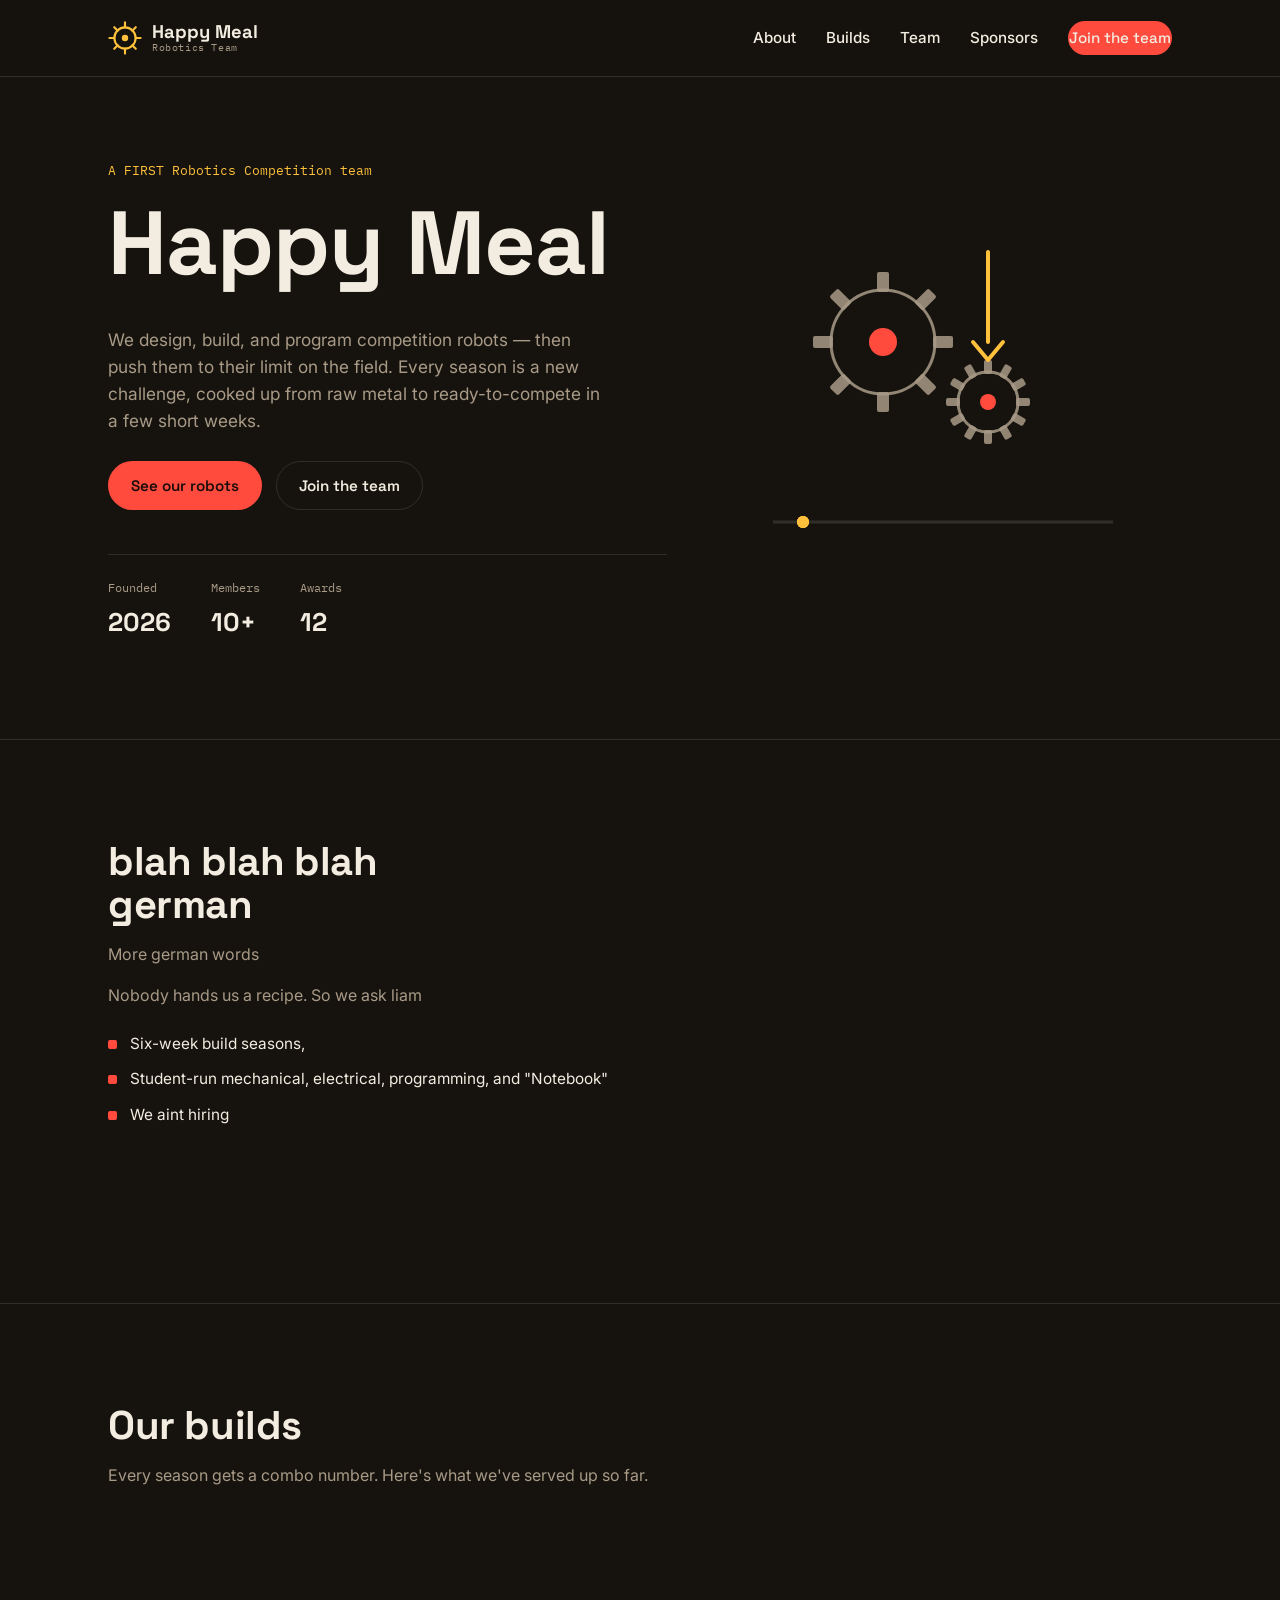
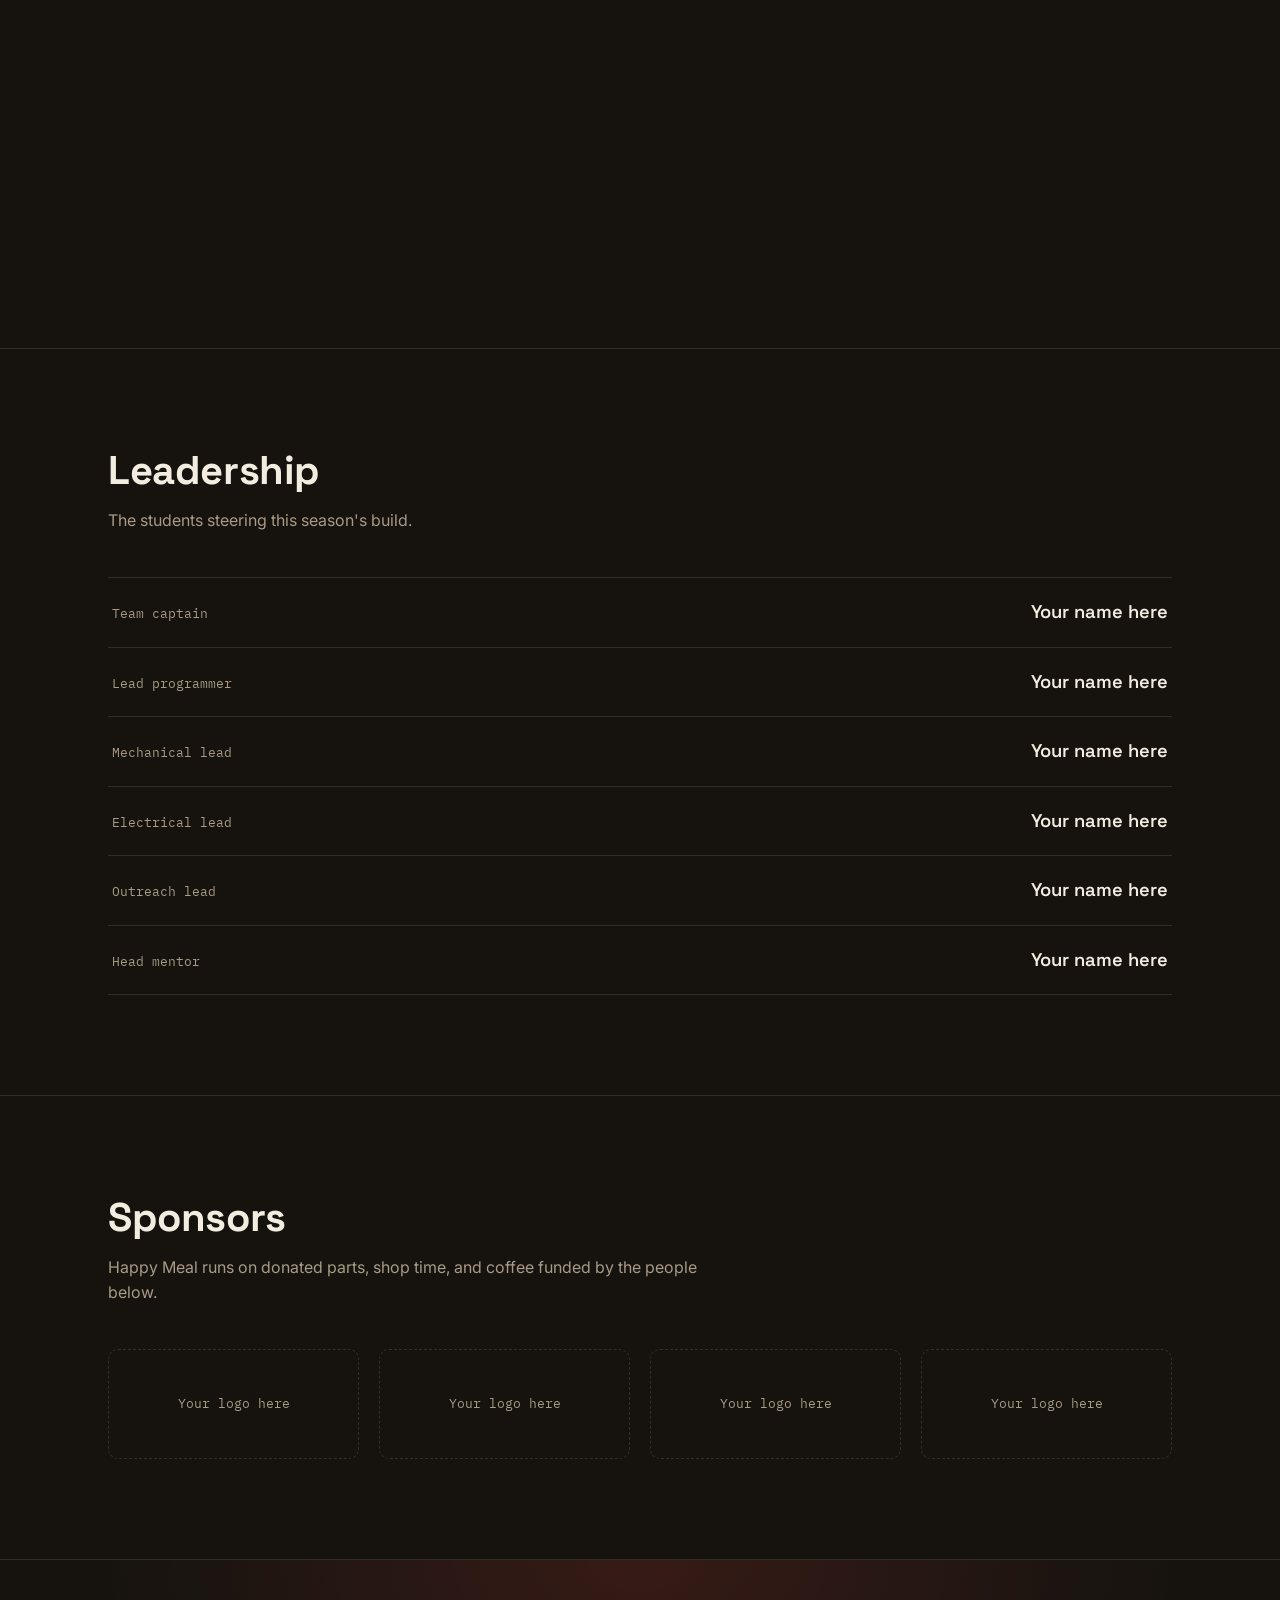
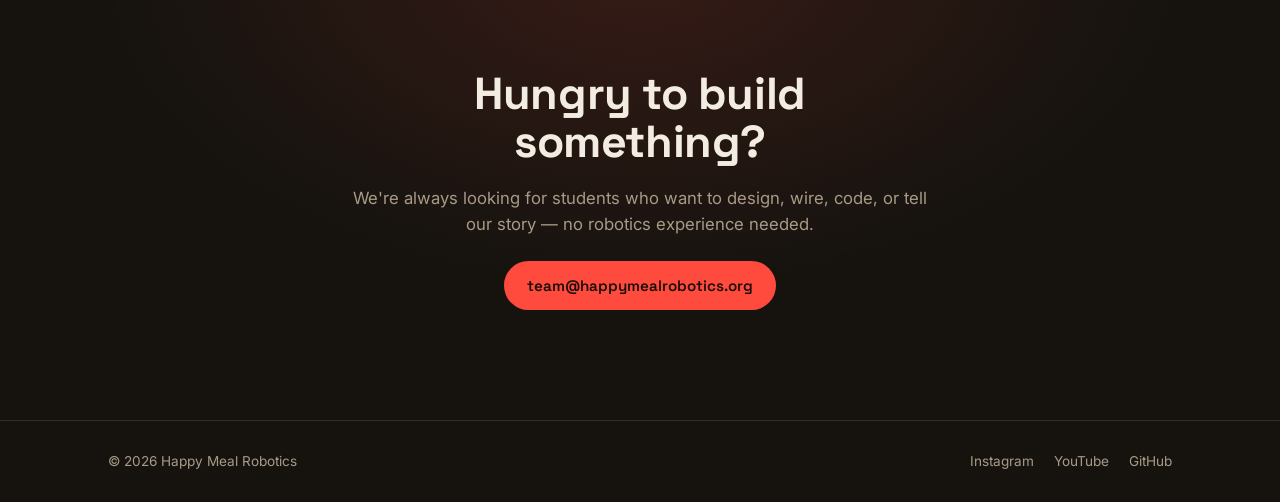
<file: index.html>
<!DOCTYPE html>
<html lang="en">
<head>
<meta charset="UTF-8">
<meta name="viewport" content="width=device-width, initial-scale=1.0">
<title>Happy Meal Robotics</title>
<meta name="description" content="Happy Meal — a student robotics team that designs, builds, and competes with custom robots every season.">
<link rel="preconnect" href="https://fonts.googleapis.com">
<link rel="preconnect" href="https://fonts.gstatic.com" crossorigin>
<link href="https://fonts.googleapis.com/css2?family=Space+Grotesk:wght@400;500;600;700&family=Inter:wght@400;500;600&family=IBM+Plex+Mono:wght@400;500;600&display=swap" rel="stylesheet">
<link rel="stylesheet" href="style.css">
</head>
<body>

<!--
  CUSTOMIZE ME:
  - Swap the numbers in .hero-stats and the "order ticket" card for your real team stats.
  - Replace the three build tickets in #builds with your team's actual robots.
  - Replace the roster in #team with real names/roles.
  - Drop real sponsor logos into #sponsors where noted.
  - Update the email address and socials in #join and the footer.
-->

<a class="skip-link" href="#main">Skip to content</a>

<header class="site-header">
  <div class="wrap header-inner">
    <a href="#top" class="brand">
      <span class="brand-mark" aria-hidden="true">
        <svg viewBox="0 0 48 48" width="34" height="34">
          <circle cx="24" cy="24" r="15" fill="none" stroke="currentColor" stroke-width="3"/>
          <circle cx="24" cy="24" r="4.5" fill="currentColor"/>
          <g stroke="currentColor" stroke-width="3" stroke-linecap="round">
            <line x1="24" y1="2" x2="24" y2="9"/>
            <line x1="24" y1="39" x2="24" y2="46"/>
            <line x1="2" y1="24" x2="9" y2="24"/>
            <line x1="39" y1="24" x2="46" y2="24"/>
            <line x1="8.8" y1="8.8" x2="13.8" y2="13.8"/>
            <line x1="34.2" y1="34.2" x2="39.2" y2="39.2"/>
            <line x1="39.2" y1="8.8" x2="34.2" y2="13.8"/>
            <line x1="13.8" y1="34.2" x2="8.8" y2="39.2"/>
          </g>
        </svg>
      </span>
      <span class="brand-text">
        Happy Meal
        <small>Robotics Team</small>
      </span>
    </a>

    <nav class="nav" id="nav">
      <a href="#about">About</a>
      <a href="#builds">Builds</a>
      <a href="#team">Team</a>
      <a href="#sponsors">Sponsors</a>
      <a href="#join" class="btn btn-primary nav-cta">Join the team</a>
    </nav>

    <button class="nav-toggle" id="navToggle" aria-expanded="false" aria-controls="nav" aria-label="Toggle menu">
      <span></span><span></span><span></span>
    </button>
  </div>
</header>

<main id="main">

  <!-- ============ HERO ============ -->
  <section class="hero" id="top">
    <div class="wrap hero-inner">
      <div class="hero-copy">
        <p class="kicker">A FIRST Robotics Competition team</p>
        <h1>Happy Meal</h1>
        <p class="hero-lede">We design, build, and program competition robots — then push them to their limit on the field. Every season is a new challenge, cooked up from raw metal to ready-to-compete in a few short weeks.</p>
        <div class="hero-actions">
          <a href="#builds" class="btn btn-primary">See our robots</a>
          <a href="#join" class="btn btn-ghost">Join the team</a>
        </div>
        <dl class="hero-stats">
          <div>
            <dt>Founded</dt>
            <dd data-count="2026" data-format="year">0</dd>
          </div>
          <div>
            <dt>Members</dt>
            <dd data-count="10" data-format="plus">0</dd>
          </div>
          <div>
            <dt>Awards</dt>
            <dd data-count="12" data-format="plain">0</dd>
          </div>
        </dl>
      </div>

      <div class="hero-art" aria-hidden="true">
        <svg viewBox="0 0 420 420" class="rig">
          <!-- conveyor line -->
          <line x1="40" y1="330" x2="380" y2="330" class="belt-line"/>
          <circle class="belt-dot d1" cx="70" cy="330" r="6"/>
          <circle class="belt-dot d2" cx="70" cy="330" r="6"/>
          <circle class="belt-dot d3" cx="70" cy="330" r="6"/>

          <!-- big gear -->
          <g class="gear gear-big" transform="translate(150,150)">
            <circle r="52" class="gear-ring"/>
            <circle r="14" class="gear-hub"/>
            <g class="gear-teeth">
              <rect x="-6" y="-70" width="12" height="20" rx="2"/>
              <rect x="-6" y="50" width="12" height="20" rx="2"/>
              <rect x="-70" y="-6" width="20" height="12" rx="2"/>
              <rect x="50" y="-6" width="20" height="12" rx="2"/>
              <rect x="-6" y="-70" width="12" height="20" rx="2" transform="rotate(45)"/>
              <rect x="-6" y="50" width="12" height="20" rx="2" transform="rotate(45)"/>
              <rect x="-70" y="-6" width="20" height="12" rx="2" transform="rotate(45)"/>
              <rect x="50" y="-6" width="20" height="12" rx="2" transform="rotate(45)"/>
            </g>
          </g>

          <!-- small gear -->
          <g class="gear gear-small" transform="translate(255,210)">
            <circle r="30" class="gear-ring"/>
            <circle r="8" class="gear-hub"/>
            <g class="gear-teeth">
              <rect x="-4" y="-42" width="8" height="14" rx="2"/>
              <rect x="-4" y="28" width="8" height="14" rx="2"/>
              <rect x="-42" y="-4" width="14" height="8" rx="2"/>
              <rect x="28" y="-4" width="14" height="8" rx="2"/>
              <rect x="-4" y="-42" width="8" height="14" rx="2" transform="rotate(60)"/>
              <rect x="-4" y="28" width="8" height="14" rx="2" transform="rotate(60)"/>
              <rect x="-42" y="-4" width="14" height="8" rx="2" transform="rotate(60)"/>
              <rect x="28" y="-4" width="14" height="8" rx="2" transform="rotate(60)"/>
              <rect x="-4" y="-42" width="8" height="14" rx="2" transform="rotate(120)"/>
              <rect x="-4" y="28" width="8" height="14" rx="2" transform="rotate(120)"/>
              <rect x="-42" y="-4" width="14" height="8" rx="2" transform="rotate(120)"/>
              <rect x="28" y="-4" width="14" height="8" rx="2" transform="rotate(120)"/>
            </g>
          </g>

          <!-- claw arm -->
          <g class="claw">
            <line x1="255" y1="60" x2="255" y2="150" class="claw-arm"/>
            <path d="M240 150 L255 168 L270 150" class="claw-jaw"/>
          </g>
        </svg>
      </div>
    </div>
  </section>

  <!-- ============ ABOUT ============ -->
  <section class="about" id="about">
    <div class="wrap about-inner">
      <div class="about-copy">
        <h2>blah blah blah german</h2>
        <p>More german words</p>
        <p>Nobody hands us a recipe. So we ask liam</p>
        <ul class="about-points">
          <li>Six-week build seasons,</li>
          <li>Student-run mechanical, electrical, programming, and "Notebook"</li>
          <li>We aint hiring</li>
        </ul>
      </div>

      <div class="ticket" id="statsTicket">
        <div class="ticket-perf" aria-hidden="true"></div>
        <div class="ticket-body">
          <p class="ticket-title">Order summary</p>
          <div class="ticket-row"><span>Team size</span><span>32 students</span></div>
          <div class="ticket-row"><span>Founded</span><span>2019</span></div>
          <div class="ticket-row"><span>Seasons played</span><span>6</span></div>
          <div class="ticket-row"><span>Competitions</span><span>24</span></div>
          <div class="ticket-row"><span>Awards</span><span>12</span></div>
          <div class="ticket-divider" aria-hidden="true"></div>
          <div class="ticket-row ticket-total"><span>Status</span><span>Recruiting</span></div>
          <p class="ticket-footer">Thank you for stopping by — come build with us.</p>
        </div>
      </div>
    </div>
  </section>

  <!-- ============ BUILDS ============ -->
  <section class="builds" id="builds">
    <div class="wrap">
      <div class="section-head">
        <h2>Our builds</h2>
        <p>Every season gets a combo number. Here's what we've served up so far.</p>
      </div>

      <div class="build-grid">

        <article class="ticket build-ticket">
          <div class="ticket-perf" aria-hidden="true"></div>
          <div class="ticket-body">
            <p class="ticket-title">Combo No. 3 — Spark Plug</p>
            <div class="ticket-row"><span>Season</span><span>2022</span></div>
            <div class="ticket-row"><span>Weight</span><span>52 lb</span></div>
            <div class="ticket-row"><span>Drivetrain</span><span>West coast, 6-wheel</span></div>
            <div class="ticket-row"><span>Signature move</span><span>Fast low-goal cycles</span></div>
            <div class="ticket-divider" aria-hidden="true"></div>
            <div class="ticket-row ticket-total"><span>Result</span><span>Regional finalist</span></div>
          </div>
        </article>

        <article class="ticket build-ticket">
          <div class="ticket-perf" aria-hidden="true"></div>
          <div class="ticket-body">
            <p class="ticket-title">Combo No. 2 — Overdrive</p>
            <div class="ticket-row"><span>Season</span><span>2023</span></div>
            <div class="ticket-row"><span>Weight</span><span>118 lb</span></div>
            <div class="ticket-row"><span>Drivetrain</span><span>Swerve, 4-module</span></div>
            <div class="ticket-row"><span>Signature move</span><span>Climb in under 4s</span></div>
            <div class="ticket-divider" aria-hidden="true"></div>
            <div class="ticket-row ticket-total"><span>Result</span><span>District champions</span></div>
          </div>
        </article>

        <article class="ticket build-ticket">
          <div class="ticket-perf" aria-hidden="true"></div>
          <div class="ticket-body">
            <p class="ticket-title">Combo No. 1 — Rush Hour</p>
            <div class="ticket-row"><span>Season</span><span>2024</span></div>
            <div class="ticket-row"><span>Weight</span><span>124 lb</span></div>
            <div class="ticket-row"><span>Drivetrain</span><span>Swerve, 4-module</span></div>
            <div class="ticket-row"><span>Signature move</span><span>Autonomous triple-score</span></div>
            <div class="ticket-divider" aria-hidden="true"></div>
            <div class="ticket-row ticket-total"><span>Result</span><span>World-qualified</span></div>
          </div>
        </article>

      </div>
    </div>
  </section>

  <!-- ============ TEAM ============ -->
  <section class="team" id="team">
    <div class="wrap">
      <div class="section-head">
        <h2>Leadership</h2>
        <p>The students steering this season's build.</p>
      </div>

      <ul class="roster">
        <li class="roster-row">
          <span class="roster-role">Team captain</span>
          <span class="roster-name">Your name here</span>
        </li>
        <li class="roster-row">
          <span class="roster-role">Lead programmer</span>
          <span class="roster-name">Your name here</span>
        </li>
        <li class="roster-row">
          <span class="roster-role">Mechanical lead</span>
          <span class="roster-name">Your name here</span>
        </li>
        <li class="roster-row">
          <span class="roster-role">Electrical lead</span>
          <span class="roster-name">Your name here</span>
        </li>
        <li class="roster-row">
          <span class="roster-role">Outreach lead</span>
          <span class="roster-name">Your name here</span>
        </li>
        <li class="roster-row">
          <span class="roster-role">Head mentor</span>
          <span class="roster-name">Your name here</span>
        </li>
      </ul>
    </div>
  </section>

  <!-- ============ SPONSORS ============ -->
  <section class="sponsors" id="sponsors">
    <div class="wrap">
      <div class="section-head">
        <h2>Sponsors</h2>
        <p>Happy Meal runs on donated parts, shop time, and coffee funded by the people below.</p>
      </div>
      <div class="sponsor-grid">
        <div class="sponsor-slot">Your logo here</div>
        <div class="sponsor-slot">Your logo here</div>
        <div class="sponsor-slot">Your logo here</div>
        <div class="sponsor-slot">Your logo here</div>
      </div>
    </div>
  </section>

  <!-- ============ JOIN ============ -->
  <section class="join" id="join">
    <div class="wrap join-inner">
      <h2>Hungry to build something?</h2>
      <p>We're always looking for students who want to design, wire, code, or tell our story — no robotics experience needed.</p>
      <div class="join-actions">
        <a href="mailto:team@happymealrobotics.org" class="btn btn-primary">team@happymealrobotics.org</a>
      </div>
    </div>
  </section>

</main>

<footer class="site-footer">
  <div class="wrap footer-inner">
    <span>© <span id="year"></span> Happy Meal Robotics</span>
    <div class="footer-links">
      <a href="#" aria-label="Instagram">Instagram</a>
      <a href="#" aria-label="YouTube">YouTube</a>
      <a href="#" aria-label="GitHub">GitHub</a>
    </div>
  </div>
</footer>

<script src="script.js"></script>
</body>
</html>
</file>
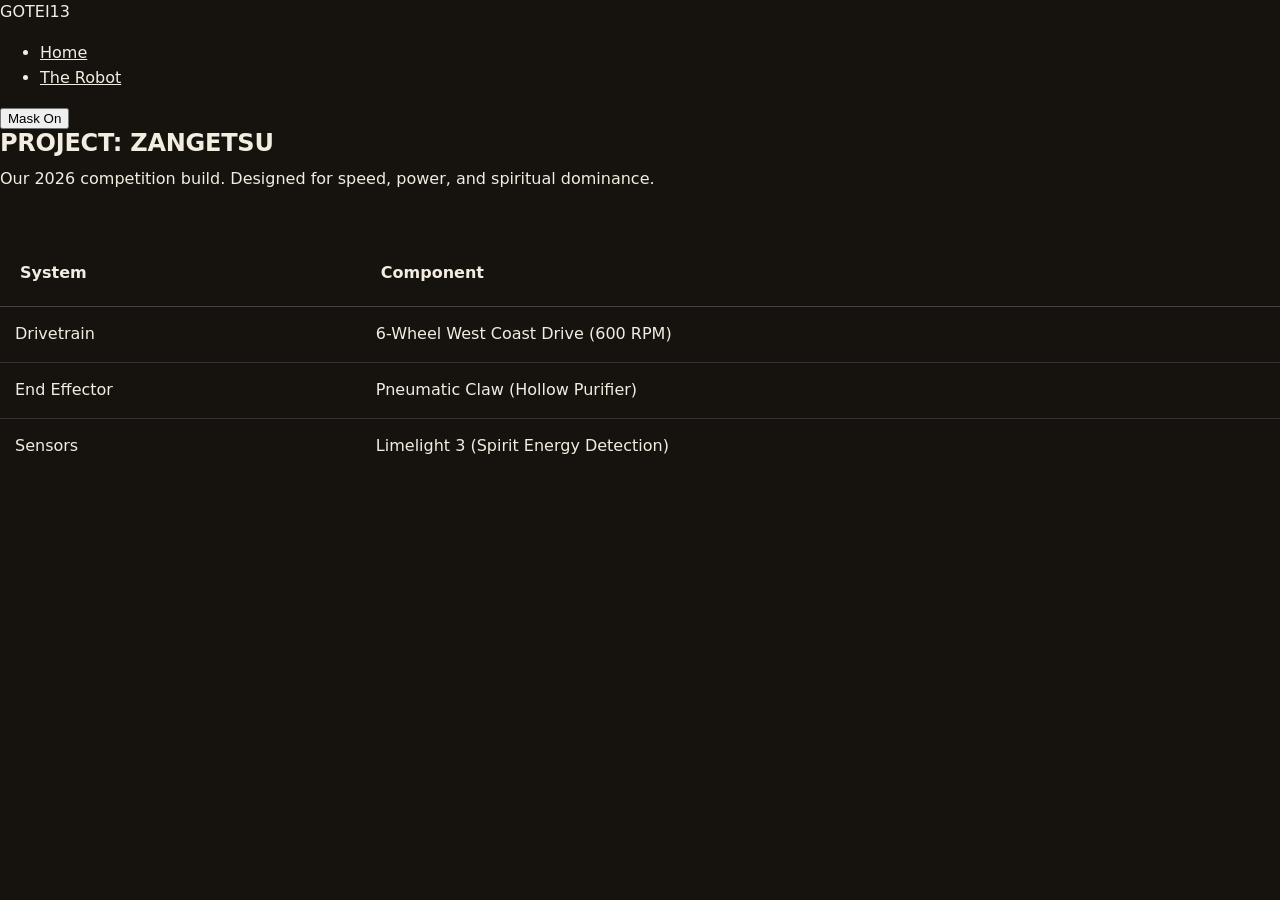
<file: robot.html>
<!DOCTYPE html>
<html lang="en">
<head>
    <meta charset="UTF-8">
    <meta name="viewport" content="width=device-width, initial-scale=1.0">
    <title>The Bankai | Gotei 13 Robotics</title>
    <link rel="stylesheet" href="style.css">
    <link href="https://fonts.googleapis.com/css2?family=Outfit:wght@300;700&family=Permanent+Marker&display=swap" rel="stylesheet">
</head>
<body>

    <nav class="navbar">
    <div class="logo">GOTEI<span>13</span></div>
    <ul class="nav-links">
        <li><a href="index.html">Home</a></li>
        <li><a href="robot.html">The Robot</a></li>
    </ul>
    <button id="hollow-toggle" class="hollow-btn">Mask On</button>
    </nav>

    <section class="section reveal">
        <h1 class="reaper-text">PROJECT: ZANGETSU</h1>
        <div class="divider"></div>
        <p>Our 2026 competition build. Designed for speed, power, and spiritual dominance.</p>

        <div class="specs-container" style="margin-top: 50px;">
            <table style="width:100%; border-collapse: collapse; text-align: left; background: var(--gray); border-radius: 10px; overflow: hidden;">
                <tr style="border-bottom: 1px solid #444;">
                    <th style="padding: 20px; color: var(--orange);">System</th>
                    <th style="padding: 20px; color: var(--orange);">Component</th>
                </tr>
                <tr style="border-bottom: 1px solid #333;">
                    <td style="padding: 15px;">Drivetrain</td>
                    <td style="padding: 15px;">6-Wheel West Coast Drive (600 RPM)</td>
                </tr>
                <tr style="border-bottom: 1px solid #333;">
                    <td style="padding: 15px;">End Effector</td>
                    <td style="padding: 15px;">Pneumatic Claw (Hollow Purifier)</td>
                </tr>
                <tr>
                    <td style="padding: 15px;">Sensors</td>
                    <td style="padding: 15px;">Limelight 3 (Spirit Energy Detection)</td>
                </tr>
            </table>
        </div>
    </section>
    
</body>
</html>
</file>
<file: style.css>
/* =========================================================
   Happy Meal Robotics — design tokens lol
   ========================================================= */
:root{
  --bg: #16130f;
  --bg-raised: #1e1a15;
  --ink: #241a10;
  --ticket: #f6efdd;
  --ticket-shadow: rgba(0,0,0,0.35);
  --text: #f3ece0;
  --muted: #a89a86;
  --accent: #ff4b3e;      /* ketchup red */
  --accent-2: #ffc13b;    /* mustard yellow */
  --line: rgba(243,236,224,0.12);

  --font-display: 'Space Grotesk', system-ui, sans-serif;
  --font-body: 'Inter', system-ui, sans-serif;
  --font-mono: 'IBM Plex Mono', ui-monospace, monospace;

  --wrap: 1120px;
}

*, *::before, *::after{ box-sizing: border-box; }
html{ scroll-behavior: smooth; }
@media (prefers-reduced-motion: reduce){
  html{ scroll-behavior: auto; }
  *, *::before, *::after{ animation-duration: 0.001ms !important; animation-iteration-count: 1 !important; transition-duration: 0.001ms !important; }
}

body{
  margin:0;
  background: var(--bg);
  color: var(--text);
  font-family: var(--font-body);
  font-size: 16px;
  line-height: 1.55;
  -webkit-font-smoothing: antialiased;
}

h1,h2,h3{
  font-family: var(--font-display);
  color: var(--text);
  margin: 0 0 0.4em;
  line-height: 1.08;
  letter-spacing: -0.01em;
}

p{ margin: 0 0 1em; color: var(--text); }
a{ color: inherit; }

.wrap{
  max-width: var(--wrap);
  margin: 0 auto;
  padding: 0 28px;
}

.skip-link{
  position:absolute; left:-999px; top:0;
  background: var(--accent); color:#fff; padding: 10px 16px; z-index: 200;
}
.skip-link:focus{ left: 12px; top: 12px; }

:focus-visible{
  outline: 2px solid var(--accent-2);
  outline-offset: 3px;
}

/* =========================================================
   Buttons
   ========================================================= */
.btn{
  display:inline-flex; align-items:center; gap:8px;
  font-family: var(--font-display);
  font-weight: 600;
  font-size: 0.95rem;
  padding: 12px 22px;
  border-radius: 999px;
  text-decoration: none;
  border: 1.5px solid transparent;
  transition: transform 0.15s ease, background 0.2s ease, border-color 0.2s ease;
  cursor: pointer;
}
.btn:hover{ transform: translateY(-1px); }
.btn-primary{
  background: var(--accent);
  color: #1a0d09;
}
.btn-primary:hover{ background: #ff6255; }
.btn-ghost{
  background: transparent;
  border-color: var(--line);
  color: var(--text);
}
.btn-ghost:hover{ border-color: var(--text); }

/* =========================================================
   Header
   ========================================================= */
.site-header{
  position: sticky; top:0; z-index: 100;
  background: rgba(22,19,15,0.85);
  backdrop-filter: blur(10px);
  border-bottom: 1px solid var(--line);
}
.header-inner{
  display:flex; align-items:center; justify-content:space-between;
  height: 76px;
}
.brand{
  display:flex; align-items:center; gap:10px;
  text-decoration:none;
}
.brand-mark{ color: var(--accent-2); display:flex; }
.brand-mark svg .gear-hub-static{ fill: currentColor; }
.brand-text{
  font-family: var(--font-display);
  font-weight: 700;
  font-size: 1.15rem;
  color: var(--text);
  display:flex; flex-direction: column; line-height:1.1;
}
.brand-text small{
  font-family: var(--font-mono);
  font-weight: 400;
  font-size: 0.62rem;
  letter-spacing: 0.06em;
  color: var(--muted);
}

.nav{
  display:flex; align-items:center; gap: 30px;
}
.nav a{
  text-decoration:none;
  font-weight:500;
  font-size: 0.95rem;
  color: var(--text);
  position:relative;
  padding: 4px 0;
}
.nav a:not(.btn)::after{
  content:'';
  position:absolute; left:0; right:100%; bottom:-2px; height:2px;
  background: var(--accent-2);
  transition: right 0.2s ease;
}
.nav a:not(.btn):hover::after{ right:0; }

.nav-toggle{
  display:none;
  flex-direction:column; justify-content:center; gap:5px;
  width:40px; height:40px;
  background:none; border:none; cursor:pointer;
}
.nav-toggle span{
  display:block; width:22px; height:2px; background: var(--text); margin: 0 auto;
  transition: transform 0.2s ease, opacity 0.2s ease;
}

@media (max-width: 860px){
  .nav-toggle{ display:flex; }
  .nav{
    position: absolute; top:76px; left:0; right:0;
    background: var(--bg-raised);
    border-bottom: 1px solid var(--line);
    flex-direction: column;
    align-items: stretch;
    gap: 0;
    max-height: 0;
    overflow: hidden;
    transition: max-height 0.25s ease;
  }
  .nav.is-open{ max-height: 320px; }
  .nav a{ padding: 16px 28px; border-top: 1px solid var(--line); }
  .nav a::after{ display:none; }
  .nav-cta{ margin: 16px 28px; }
}

/* =========================================================
   Hero
   ========================================================= */
.hero{
  padding: 84px 0 96px;
  overflow: hidden;
}
.hero-inner{
  display:grid;
  grid-template-columns: 1.1fr 0.9fr;
  gap: 48px;
  align-items:center;
}
.kicker{
  font-family: var(--font-mono);
  font-size: 0.8rem;
  color: var(--accent-2);
  margin-bottom: 14px;
}
.hero h1{
  font-size: clamp(3.2rem, 8vw, 5.6rem);
  font-weight: 700;
}
.hero-lede{
  max-width: 46ch;
  color: var(--muted);
  font-size: 1.08rem;
}
.hero-actions{
  display:flex; gap:14px; flex-wrap:wrap;
  margin: 26px 0 44px;
}
.hero-stats{
  display:flex; gap: 40px;
  margin:0; padding-top: 24px;
  border-top: 1px solid var(--line);
}
.hero-stats dt{
  font-family: var(--font-mono);
  font-size: 0.72rem;
  color: var(--muted);
  margin-bottom: 6px;
}
.hero-stats dd{
  margin:0;
  font-family: var(--font-display);
  font-weight: 700;
  font-size: 1.6rem;
  color: var(--text);
}

.hero-art{ display:flex; justify-content:center; }
.rig{ width: 100%; max-width: 420px; height:auto; color: var(--text); }

.belt-line{ stroke: var(--line); stroke-width: 3; }
.belt-dot{ fill: var(--accent-2); animation: beltMove 3.6s linear infinite; }
.belt-dot.d2{ animation-delay: -1.2s; }
.belt-dot.d3{ animation-delay: -2.4s; }
@keyframes beltMove{
  0%{ transform: translateX(0); opacity: 0; }
  8%{ opacity: 1; }
  92%{ opacity: 1; }
  100%{ transform: translateX(300px); opacity: 0; }
}

.gear-ring{ fill: none; stroke: currentColor; stroke-width: 3; opacity: 0.85; }
.gear-hub{ fill: var(--accent); }
.gear-teeth rect{ fill: currentColor; opacity: 0.85; }
.gear-big{ animation: spin 18s linear infinite; transform-origin: 150px 150px; color: var(--muted); }
.gear-small{ animation: spinReverse 11s linear infinite; transform-origin: 255px 210px; color: var(--muted); }
@keyframes spin{ to{ transform: translate(150px,150px) rotate(360deg); } }
@keyframes spinReverse{ to{ transform: translate(255px,210px) rotate(-360deg); } }

.claw-arm{ stroke: var(--accent-2); stroke-width: 4; stroke-linecap: round; }
.claw-jaw{ stroke: var(--accent-2); stroke-width: 4; fill:none; stroke-linecap: round; stroke-linejoin: round; }
.claw{ animation: bob 3.2s ease-in-out infinite; transform-origin: 255px 60px; }
@keyframes bob{
  0%,100%{ transform: translateY(0); }
  50%{ transform: translateY(10px); }
}

@media (max-width: 860px){
  .hero-inner{ grid-template-columns: 1fr; }
  .hero-art{ order:-1; max-width: 280px; margin: 0 auto; }
  .hero-stats{ gap: 28px; flex-wrap: wrap; }
}

/* =========================================================
   Ticket / receipt component
   ========================================================= */
.ticket{
  background: var(--ticket);
  color: var(--ink);
  border-radius: 6px;
  box-shadow: 0 24px 50px -20px var(--ticket-shadow);
  transform: translateY(18px);
  clip-path: inset(0 0 100% 0);
  opacity: 0;
  transition: clip-path 0.7s cubic-bezier(.2,.8,.2,1), opacity 0.4s ease, transform 0.7s cubic-bezier(.2,.8,.2,1);
}
.ticket.is-visible{
  clip-path: inset(0 0 0% 0);
  opacity: 1;
  transform: translateY(0);
}
@media (prefers-reduced-motion: reduce){
  .ticket{ clip-path: none; opacity: 1; transform: none; }
}

.ticket-perf{
  height: 12px;
  background-image: radial-gradient(circle, var(--bg) 3px, transparent 3.4px);
  background-size: 16px 12px;
  background-position: 8px center;
  background-repeat: repeat-x;
}
.ticket-body{
  padding: 26px 26px 22px;
  font-family: var(--font-mono);
}
.ticket-title{
  font-family: var(--font-display);
  font-weight: 700;
  font-size: 1.05rem;
  color: var(--ink);
  margin-bottom: 16px;
}
.ticket-row{
  display:flex; justify-content: space-between; gap: 12px;
  font-size: 0.86rem;
  padding: 6px 0;
  color: #4a3a28;
}
.ticket-divider{
  border-top: 1.5px dashed rgba(36,26,16,0.35);
  margin: 12px 0;
}
.ticket-total{
  font-weight: 600;
  color: var(--ink);
  font-size: 0.92rem;
}
.ticket-footer{
  margin: 16px 0 0;
  font-size: 0.75rem;
  color: #7a6a55;
  text-align:center;
}

/* =========================================================
   About
   ========================================================= */
.about{ padding: 100px 0; border-top: 1px solid var(--line); }
.about-inner{
  display:grid;
  grid-template-columns: 1.1fr 0.9fr;
  gap: 60px;
  align-items:start;
}
.about h2{ font-size: clamp(1.8rem, 3.4vw, 2.5rem); max-width: 16ch; }
.about-copy p{ color: var(--muted); max-width: 54ch; }
.about-points{
  list-style: none;
  margin: 24px 0 0;
  padding: 0;
  display:flex; flex-direction:column; gap: 12px;
}
.about-points li{
  position:relative;
  padding-left: 22px;
  color: var(--text);
  font-size: 0.96rem;
}
.about-points li::before{
  content:'';
  position:absolute; left:0; top: 8px;
  width: 9px; height:9px;
  background: var(--accent);
  border-radius: 2px;
}

@media (max-width: 860px){
  .about-inner{ grid-template-columns: 1fr; }
}

/* =========================================================
   Section head (shared)
   ========================================================= */
.section-head{
  margin-bottom: 44px;
  max-width: 60ch;
}
.section-head h2{ font-size: clamp(1.8rem, 3.4vw, 2.5rem); }
.section-head p{ color: var(--muted); margin:0; }

/* =========================================================
   Builds
   ========================================================= */
.builds{ padding: 100px 0; border-top: 1px solid var(--line); }
.build-grid{
  display:grid;
  grid-template-columns: repeat(3, 1fr);
  gap: 28px;
  align-items: start;
}
.build-ticket .ticket-body{ min-height: 300px; }

@media (max-width: 940px){
  .build-grid{ grid-template-columns: 1fr; max-width: 460px; margin: 0 auto; }
}

/* =========================================================
   Team roster
   ========================================================= */
.team{ padding: 100px 0; border-top: 1px solid var(--line); }
.roster{
  list-style:none; margin:0; padding:0;
  border-top: 1px solid var(--line);
}
.roster-row{
  display:flex; justify-content: space-between; align-items:baseline;
  padding: 20px 4px;
  border-bottom: 1px solid var(--line);
}
.roster-role{
  font-family: var(--font-mono);
  font-size: 0.82rem;
  color: var(--muted);
}
.roster-name{
  font-family: var(--font-display);
  font-weight: 600;
  font-size: 1.15rem;
}

/* =========================================================
   Sponsors
   ========================================================= */
.sponsors{ padding: 100px 0; border-top: 1px solid var(--line); }
.sponsor-grid{
  display:grid;
  grid-template-columns: repeat(4, 1fr);
  gap: 20px;
}
.sponsor-slot{
  border: 1.5px dashed var(--line);
  border-radius: 10px;
  height: 110px;
  display:flex; align-items:center; justify-content:center;
  color: var(--muted);
  font-family: var(--font-mono);
  font-size: 0.82rem;
  text-align:center;
  padding: 12px;
}
@media (max-width: 760px){
  .sponsor-grid{ grid-template-columns: repeat(2,1fr); }
}

/* =========================================================
   Join
   ========================================================= */
.join{
  padding: 110px 0;
  border-top: 1px solid var(--line);
  background: radial-gradient(60% 100% at 50% 0%, rgba(255,75,62,0.14), transparent 70%);
}
.join-inner{ text-align:center; max-width: 640px; margin: 0 auto; }
.join h2{ font-size: clamp(2rem, 4vw, 2.8rem); }
.join p{ color: var(--muted); font-size: 1.05rem; }
.join-actions{ margin-top: 24px; display:flex; justify-content:center; }

/* =========================================================
   Footer
   ========================================================= */
.site-footer{ border-top: 1px solid var(--line); padding: 30px 0; }
.footer-inner{
  display:flex; justify-content:space-between; align-items:center; flex-wrap:wrap; gap: 12px;
  color: var(--muted); font-size: 0.85rem;
}
.footer-links{ display:flex; gap: 20px; }
.footer-links a{ text-decoration:none; color: var(--muted); }
.footer-links a:hover{ color: var(--text); }
</file>
